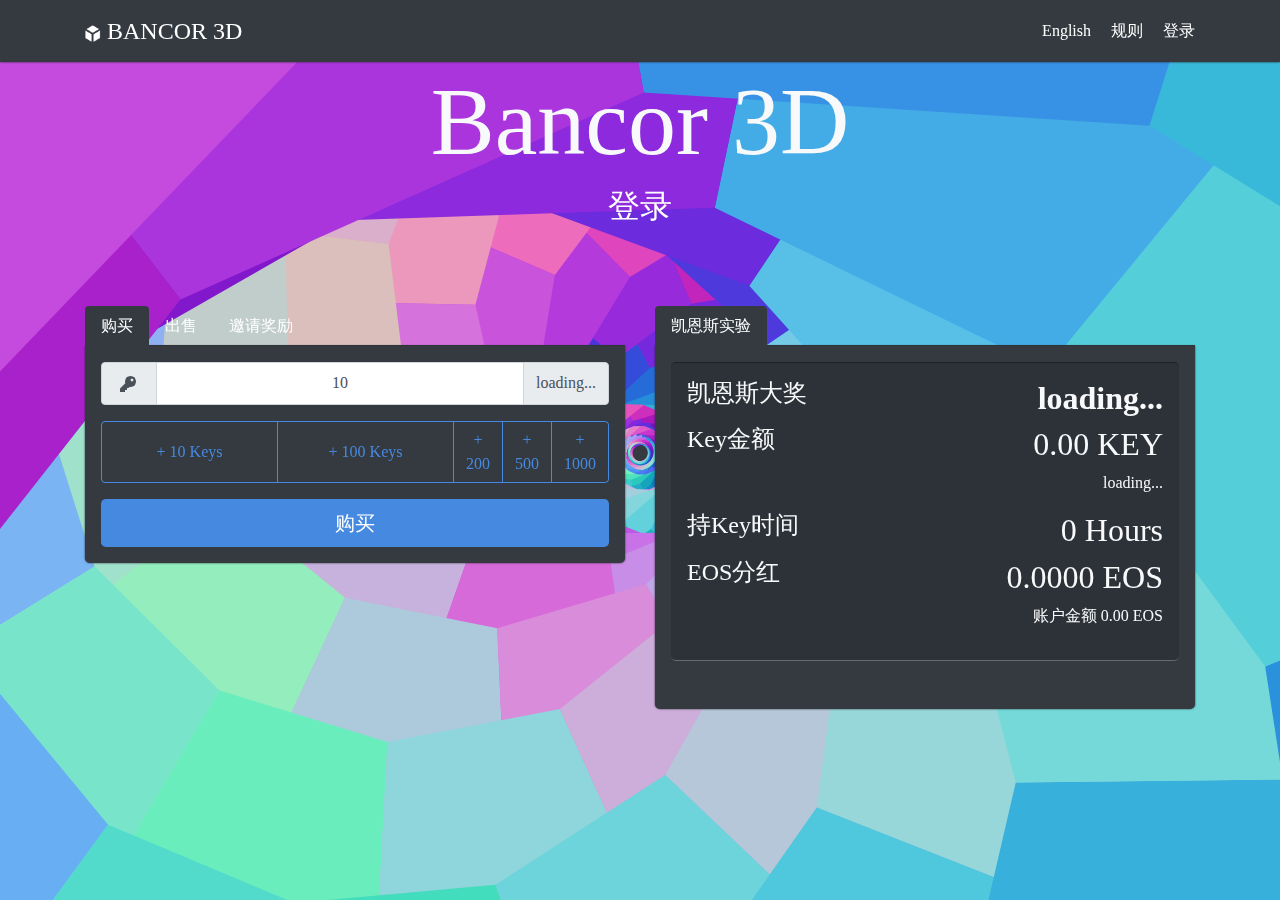
<file: contracts/bancor3d/index.html>
<html lang="en" class="fontawesome-i2svg-active fontawesome-i2svg-complete">

<head>
    <link rel="shortcut icon" type="image/png" href="./bancor3color.png?x-oss-process=image/resize,h_10">
    <meta charset="utf-8">
    <meta name="viewport" content="width=device-width,initial-scale=1,shrink-to-fit=no">
    <meta name="theme-color" content="#343a40">
    <meta name="description" content="Finally, we project the bancor into reality. Here we compress the time and quickly test the game under the Bancor pricing model.">
    <meta name="keywords" content="EOS, scam, F3D, Fomo, Fomo3D, B3D, Bancor, Bancor3D, IBO, P3D, PoWH3D, Cryptocurrency, Gambling, Jackpot, Referral, Passive Income, UBI">
    <link rel="stylesheet" href="./bootstrap.min.css">
    <link rel="stylesheet" href="./bancor3d.css">
    <link rel="stylesheet" href="./base.css">
    <script async src="https://www.googletagmanager.com/gtag/js?id=xxxxxxxxxx"></script>
    <script>window.dataLayer = window.dataLayer || [];
        function gtag() { dataLayer.push(arguments); }
        gtag('js', new Date());

        gtag('config', 'xxxxxxxxxx');</script>
    <title>BANCOR 3D - AN ACCELERATED ECONOMIC GAME</title>
</head>

<body>
    <div id="main-wrapper">
        <header class="topbar fixed-top">
            <module-navbar data-is="state-navbar">
                <nav class="navbar navbar-expand-lg navbar-dark bg-dark jumboshade">
                    <div class="container"><a class="navbar-brand" style="font-size:1.5rem" href=""><img style="width: 1rem"
                                src="./bancor3d-white.png">&nbsp;BANCOR
                            3D</a>
                        <div class="dropdown">
                            <a href="#" id="language">English</a> &nbsp;&nbsp;&nbsp; 
                            <a href="./Bancor3DRules_v1.0_zh.pdf"
                                id="text-rules" target="_blank">规则</a> &nbsp;&nbsp;&nbsp; <a href="#" id="log-btn">登录</a>
                        </div>
                        <div id="divselect">Select Account</div>
                    </div>
                </nav>
            </module-navbar>
        </header>
    </div>
    <div id="tunnel"></div><!-- advise!!! -->
    <module-template data-is="state-play">
        <div class="jumbotron rounded-0 text-center text-light teaser-cover">
            <div class="container" id="startedContainer">
                <h1 class="display-1 scammed">Bancor 3D</h1>
                <h2 class="display-3"><span class="eosglitch titleglow-slow pot"></span> <span class="headtimer" id="headtimer"></span></h2>
            </div>
            <div class="container" id="toStartContainer" style="display: none">
                <h1 class="display-1 scammed">Bancor 3D</h1>
                <h2 class="display-3"><span class="headtimer" id="headtimer3"></span></h2>
            </div>
            <div class="container container-main" style="display: none">
                <h2><a href="#" id="log-btn-main">登录</a></h2><br>
            </div>
        </div>
        <div class="container" style="margin-top:-3rem;">
            <div class="row">
                <div class="col-sm">
                    <ul class="nav nav-tabs tabs-border-adjust" id="buyTabs" role="tablist">
                        <li class="nav-item tab-item"><a class="nav-link tab-link active" id="purchaseTab" data-toggle="tab"
                                href="#purchaseArea" role="tab" aria-controls="purchaseArea" aria-selected="true">购买</a></li>
                        <li class="nav-item tab-item"><a class="nav-link tab-link" id="sellTab" data-toggle="tab" href="#sellArea"
                                role="tab" aria-controls="sellArea" aria-selected="false">出售</a></li>
                        <li class="nav-item tab-item"><a class="nav-link tab-link" id="inviteTab" data-toggle="tab"
                                href="#inviteArea" role="tab" aria-controls="inviteArea" aria-selected="false">邀请奖励</a></li>
                    </ul>
                    <div class="tab-content" id="buyArea">
                        <div class="tab-pane fade show active" id="purchaseArea">
                            <div class="jumbotron jumbotron-adjust text-light bg-dark jumboshade tab-rounded">
                                <div class="row">
                                    <div class="col">
                                        <div id="purchase" class="tab-pane fade show active" role="tabpanel">
                                            <div class="row" id="purchase">
                                                <div class="col">
                                                    <div class="input-group mb-3">
                                                        <div class="input-group-prepend"><span class="input-group-text"><img
                                                                    src="./key.png"></span></div><input
                                                            type="text" class="form-control text-center" value="10" id="keysToBuy"
                                                            oninput="fetchPrice('BUY');">
                                                        <div class="input-group-append"><span class="input-group-text"
                                                                id="current-money-buy">loading...</span></div>
                                                    </div>
                                                </div>
                                            </div>
                                            <div class="row marginb">
                                                <div class="col">
                                                    <div class="btn-group d-flex" role="group"><button class="btn btn-outline-yel w-100 increment"
                                                            id="btnAdd10">+ 10 Keys</button> <button class="btn btn-outline-yel w-100 increment"
                                                            id="btnAdd100">+ 100 Keys</button> <button class="btn btn-outline-yel w-40 increment"
                                                            id="btnAdd200">+ 200</button> <button class="btn btn-outline-yel w-30 increment"
                                                            id="btnAdd500">+ 500</button> <button class="btn btn-outline-yel w-30 increment"
                                                            id="btnAdd1000">+ 1000</button></div>
                                                </div>
                                            </div>
                                            <div class="row" style="position: relative;">
                                                <div class="col"><button type="button" id="tixBuy" class="btn btn-block btn-blu btn-lg ticketProcess">购买</button></div>
                                            </div>
                                        </div>
                                    </div>
                                </div>
                            </div>
                        </div>
                        <div class="tab-pane fade" id="sellArea">
                            <div class="jumbotron jumbotron-adjust text-light bg-dark jumboshade tab-rounded">
                                <div class="row">
                                    <div class="col">
                                        <p class="lead nomarginb" id="text-sell">出售</p>
                                    </div>
                                </div>
                                <div class="jumbotron jumbotron-adjust teamscore">
                                    <div class="row">
                                        <div class="col">
                                            <div id="sell" class="tab-pane fade show active" role="tabpanel">
                                                <div class="row" id="sell">
                                                    <div class="col">
                                                        <div class="input-group mb-3">
                                                            <div class="input-group-prepend"><span class="input-group-text"><img
                                                                        src="./key.png"></span></div><input
                                                                type="text" class="form-control text-center" value="100"
                                                                id="keysToSell" oninput="fetchPrice('SELL');">
                                                            <div class="input-group-append"><span class="input-group-text"
                                                                    id="current-money-sell">loading...</span></div>
                                                        </div>
                                                    </div>
                                                </div>
                                                <div class="row" style="position: relative;">
                                                    <div class="col"><button type="button" id="tixSell" class="btn btn-block ticketProcess">出售
                                                            KEY</button></div>
                                                </div>
                                            </div>
                                        </div>
                                    </div>
                                    <hr>
                                    <hr>
                                    <div class="row">
                                        <div class="col">
                                            <p class="lead" id="text-withdraw">提出</p>
                                        </div>
                                        <div class="col">
                                            <p class="h3 text-right glow-slow gains">0.0000 EOS</p>
                                        </div>
                                    </div>
                                    <div class="row">
                                        <div class="col">
                                            <p class="text-right nomarginb"><button href="" class="btn btn-outline-purp btn-block"
                                                    id="withdrawEarnings">提出</button></p>
                                        </div>
                                    </div>
                                </div>
                            </div>
                        </div>
                        <div class="tab-pane fade" id="inviteArea">
                            <div class="jumbotron jumbotron-adjust text-light bg-dark jumboshade tab-rounded">
                                <div class="row">
                                    <div class="col">
                                        <p class="lead nomarginb" id="text-refer">邀请好友，获得10%奖励:</p>
                                    </div>
                                </div><br>
                                <div class="row">
                                    <div class="col" id="refUrl">https://bancor3d.com?ref=dinnerwinner</div>
                                </div>
                            </div>
                        </div>
                    </div>
                </div>
                <div class="col-sm">
                    <ul class="nav nav-tabs tabs-border-adjust" id="statTabs" role="tablist">
                        <li class="nav-item tab-item"><a class="nav-link tab-link active" id="potTab" data-toggle="tab"
                                href="#potArea" role="tab" aria-controls="potArea" aria-selected="true">凯恩斯实验</a></li>
                    </ul>
                    <div class="tab-content" id="statArea">
                        <div class="tab-pane fade show active" id="potArea" role="tabpanel" aria-labelledby="potArea">
                            <div class="jumbotron jumbotron-adjust text-light bg-dark jumboshade tab-rounded">
                                <div class="jumbotron jumbotron-adjust teamscore">
                                    <div class="row nomarginb">
                                        <div class="col-auto">
                                            <p class="h4 h4-text" id="text-reward">凯恩斯大奖</p>
                                        </div>
                                        <div class="col">
                                            <p class="h2 text-h2 text-right glow-slow ethglitch pot">loading...</p>
                                        </div>
                                    </div>
                                    <div class="row nomarginb">
                                        <div class="col">
                                            <p class="h4 h4-text" id="text-keys">Key金额</p>
                                        </div>
                                        <div class="col">
                                            <p class="h2 text-h2 text-right" id="your-keys">0.00 KEY</p>
                                        </div>
                                    </div>
                                    <div class="row marginb">
                                        <div class="col text-right" id="total-keys">loading...</div>
                                    </div>
                                    <div class="row nomarginb">
                                        <div class="col">
                                            <p class="h4 h4-text" id="text-hodl">持Key时间</p>
                                        </div>
                                        <div class="col">
                                            <p class="h2 text-h2 text-right" id="hodl-time">0 Hours</p>
                                        </div>
                                    </div>
                                    <div class="row nomarginb">
                                        <div class="col">
                                            <p class="h4 h4-text" id="text-eos-reward">EOS分红</p>
                                        </div>
                                        <div class="col">
                                            <p class="h2 text-h2 text-right gains" id="rewards">0.0000 EOS</p>
                                        </div>
                                    </div>
                                    <div class="row marginb">
                                        <div class="col text-right" id="eos-balance">账户金额 0.00 EOS</div>
                                    </div>
                                </div>
                            </div>
                        </div>
                    </div>
                </div>
            </div>
        </div>
    </module-template>
    <div class="modal" id="exampleModal" role="dialog" aria-labelledby="exampleModalLabel">
        <div class="modal-dialog" role="document">
            <div class="modal-content">
                <div class="modal-header">
                    <h5 class="modal-title" id="exampleModalLabel">祝贺你</h5><button type="button" class="close"
                        data-dismiss="modal" aria-label="Close"><span aria-hidden="true">&times;</span></button>
                </div>
                <div class="modal-body">
                    <div class="modal-img">
                        <div id="modal-text"></div>
                        <div id="modal-advice"></div>
                        <div id="modal-keynes"></div>
                        <div id="modal-date"></div><br>
                    </div>
                </div>
                <div class="modal-footer">
                    <div id="text-bancor3d" style="padding-right: 2rem;">Bancor3D.com 一场加速版经济学实验</div><button type="button"
                        class="btn btn-secondary" data-dismiss="modal" id="text-close">关闭</button>
                </div>
            </div>
        </div>
    </div>
    <noscript id="deferred-styles">
        <link rel="stylesheet" href="./alertify.css">
        <link rel="stylesheet" href="./dialog.css">
    </noscript>

    <script>var loadDeferredStyles = function () {
            var addStylesNode = document.getElementById("deferred-styles");
            var replacement = document.createElement("div");
            replacement.innerHTML = addStylesNode.textContent;
            document.body.appendChild(replacement)
            addStylesNode.parentElement.removeChild(addStylesNode);
        };
        var raf = window.requestAnimationFrame || window.mozRequestAnimationFrame ||
            window.webkitRequestAnimationFrame || window.msRequestAnimationFrame;
        if (raf) raf(function () { window.setTimeout(loadDeferredStyles, 0); });
        else window.addEventListener('load', loadDeferredStyles);
    </script>
    <script src="./js/jquery.min.js"></script>
    <script src="./js/alertify.js"></script>
    <script src="./js/bootstrap.min.js"></script>
    <script src="./js/eos.min.js"></script>
    <script src="./js/tp.js"></script>
    <script src="./js/mDialogMin.js"></script>
    <script src="./js/three.min.js"></script>
    <script src="./js/tunnel.min.js"></script>
    <script src="./js/bancor3d.js"></script>
</body>

</html>
</file>
<file: contracts/bancor3d/bancor3d.css>
/* general declarations, unsorted */
body {
    font-family: Poppins;
    background-color: #353a40;
}
a{text-decoration: none!important;}
h1{cursor: default;}
h2{cursor: default;}

.brand-logo {
    height: 3rem;
}
.modal-logo {
    height: 2rem;
}
/*.container {
    margin-top: 1rem;
}*/
.allcaps {
    text-transform: uppercase;
}
#tunnel {
  width: 100vw;
  height: 100vh;
  display: block;
  position: fixed;
  top: 0;
  left: 0;
  z-index: -9999;
}
.blurryboy {
    position: fixed;
    display: block;
    z-index: -1;
    left:-0.75%;
    top:-0.5%;
    width: 102%;
    height: 102%;
    background-image: url('../img/purple_bg.jpg');
    background-size: cover;
    background-repeat: no-repeat;
    background-position: center;
    -webkit-filter: blur(5px);
    -moz-filter: blur(5px);
    -o-filter: blur(5px);
    -ms-filter: blur(5px);
    filter: blur(5px);
}
.blurryboyblue {
    position: fixed;
    display: block;
    z-index: -1;
    left:-0.75%;
    top:-0.5%;
    width: 102%;
    height: 102%;
    background-image: url('../img/blue_bg.jpg');
    background-size: cover;
    background-repeat: no-repeat;
    background-position: center;
    -webkit-filter: blur(5px);
    -moz-filter: blur(5px);
    -o-filter: blur(5px);
    -ms-filter: blur(5px);
    filter: blur(5px);
}
.blurryboybluedark {
    position: fixed;
    display: block;
    z-index: -1;
    left:-0.75%;
    top:-0.5%;
    width: 102%;
    height: 102%;
    background-image: url('../img/blue_bg_dark.jpg');
    background-size: cover;
    background-repeat: no-repeat;
    background-position: center;
    -webkit-filter: blur(5px);
    -moz-filter: blur(5px);
    -o-filter: blur(5px);
    -ms-filter: blur(5px);
    filter: blur(5px);
}
.blurryboydark {
    position: fixed;
    display: block;
    z-index: -1;
    left:-0.75%;
    top:-0.5%;
    width: 102%;
    height: 102%;
    background-image: url('../img/purple_bg_dark.jpg');
    background-size: cover;
    background-repeat: no-repeat;
    background-position: center;
    -webkit-filter: blur(5px);
    -moz-filter: blur(5px);
    -o-filter: blur(5px);
    -ms-filter: blur(5px);
    filter: blur(5px);
}
.p3dblurryboy {
    position: fixed;
    display: block;
    z-index: -1;
    left:-0.75%;
    top:-0.5%;
    width: 102%;
    height: 102%;
    background-image: url('../img/not_purple_bg.jpg');
    background-size: cover;
    background-repeat: no-repeat;
    background-position: center;
    -webkit-filter: blur(5px);
    -moz-filter: blur(5px);
    -o-filter: blur(5px);
    -ms-filter: blur(5px);
    filter: blur(5px);
}
.outoforder {
    position: absolute;
    left: 0;
    top: 0;
    width: 100%;
    height: 100%;
    z-index: 9;
}
.ooo-purp {
    background-color: rgba(48, 36, 48, 0.8);
}
.ooo-grey {
    background-color: rgba(52, 58, 64, 0.8);
}
.btn-purp {
    color:white;
    background-color: #f000f0;
}
.btn-blu {
    color:white;
    background-color: #4589e0;
}
.btn-blu:hover, .btn-blu.active{
    background-color: #5491ff;
    box-shadow: 0 0 2px #2472ff, 0 0 25px #3e82ff, 0 0 5px #5491ff;
    text-shadow: 0 0 2px #2472ff;
    color:white;
}
.btn-purp:hover, .btn-purp.active{
    background-color: #4589e0;
    box-shadow: 0 0 2px #2b002b, 0 0 25px #c0c, 0 0 5px #f0f;
    text-shadow: 0 0 2px #2b002b;
    color:white;
}
.btn-gren {
    color:white;
    background-color: #019001;
}
.btn-gren:hover, .btn-gren.active{
    background-color: #00ff00;
    box-shadow: 0 0 2px #032b00, 0 0 25px #00cc18, 0 0 5px #f0f;
    text-shadow: 0 0 2px #032b00;
    color:white;
}
.btn-outline-purp {
    color:white;
    background-color: transparent;
    border: 1px solid #5b30e1;
}
.btn-outline-purp:hover, .btn-outline-purp.active {
    color:white;
    background-color: #5b30e1;
}
.btn-outline-blu {
    color:white;
    background-color: transparent;
    border: 1px solid #003aa4;
}
.btn-outline-blu:hover, .btn-outline-blu.active {
    color:white;
    background-color: #003aa4;
}
.btn-outline-gren {
    color:white;
    background-color: transparent;
    border: 1px solid #00a42a;
}
.btn-outline-gren:hover, .btn-outline-gren.active {
    color:white;
    background-color: #00ff00;
    box-shadow: 0 0 2px #032b00, 0 0 25px #00cc00, 0 0 5px #f0f;
    text-shadow: 0 0 2px #032b00;
}
.btn-outline-yel {
    color:#4589e0;
    background-color: transparent;
    border: 1px solid #4589e0;
}
.btn-outline-yel:hover {
    color:white;
    background-color: #4589e0;
}
.btn-viol {
    color:white;
    background-color: #0B6623 ;
    text-shadow: 0 0 2px #1e511e;
}
.btn-viol:hover, .btn-viol.active{
    background-color: #0ef70e;
    box-shadow: 0 0 2px #1e511e, 0 0 25px #2cb32c, 0 0 5px #00ff00;
    text-shadow: 0 0 2px #1e511e;
    color:white;
}
.fa-question-circle {
    color:#4589e0;
}
.qbtn {
    background-color: transparent;
    border: none;
}
.qbtn:hover {
    cursor: pointer;
}
.qbtn:hover .fa-question-circle {
    color: white;
    filter: drop-shadow(0 0 2px #8a682b) drop-shadow(0 0 10px #cf9c41) drop-shadow(0 0 5px #4589e0)!important;
    -webkit-filter: drop-shadow(0 0 2px #8a682b) drop-shadow(0 0 10px #cf9c41) drop-shadow(0 0 5px #4589e0)!important;
}
a:hover{
    color:white;
}

/* a.btn-purp:hover, button.btn-purp:hover {
	color: white;
	filter: drop-shadow(0 0 2px #2b002b) drop-shadow(0 0 10px #c0c) drop-shadow(0 0 5px #f0f);
	-webkit-filter: drop-shadow(0 0 2px #2b002b) drop-shadow(0 0 10px #c0c) drop-shadow(0 0 5px #f0f);
} */
.progress {
    background-color: #2d3238;
    border-top:1px solid #1d2024;
    border-bottom:1px solid #676b70;
    height:5px;
}
.progress-bar {
    background-color: #f000f0;
}
.progress-bar-glow {
    content: url('../img/progress_after.png');
    position: absolute;
    height:3px;
}
.truncate {
    white-space: nowrap;
    overflow: hidden;
    text-overflow: ellipsis;
}
.table td, .table th {
    border: none;
}
.borderchange {
    border-bottom: 1px solid rgba(0,0,0,.1)!important;
}
thead tr:hover {
    text-shadow: none!important;
}
tbody th {
    font-weight: normal;
}
tbody tr:first-child th:before {
    content: url('../img/icon_filled.png');
    position:absolute;
    left:2px;
    filter: drop-shadow(0 0 2px #2b002b) drop-shadow(0 0 25px #c0c) drop-shadow(0 0 5px #f0f);
    -webkit-filter: drop-shadow(0 0 2px #2b002b) drop-shadow(0 0 25px #c0c) drop-shadow(0 0 5px #f0f);
}
tr:hover {
    background-color: transparent;
    text-shadow: 0 0 2px #2b002b, 0 0 25px #c0c, 0 0 5px #f0f;
}
.playername{
    overflow: hidden;
    max-width:6.5rem;
}
.textshade {
    text-shadow: 0 0 2px #22252a, 0 0 10px #0d0e10;
}
.jumboshade {
    box-shadow: 0 0 2px #22252a;
}
.jumbotron-adjust {
    padding: 1rem!important;
}
.jumbotron-fix {
    max-height:100%;
    max-width: 100%;

}
.jumbotron2 {
    padding:1rem 1rem;
    margin-bottom:1rem;
    background-color:rgba(255, 255, 255, 0.85);
    border-radius:.3rem;
}
.jumbotron-dark {
    padding:1rem 1rem;
    margin-bottom:1rem;
    background-color:rgba(0, 0, 0, 0.19);
    border-radius:.3rem;
}
.nobg {
    background-color: transparent;
}
.tright {
    text-align: right;
}
.nav-link {
    border: 1px solid transparent;
}
.nav-link:hover {
    text-shadow: 0 0 2px #2b002b, 0 0 25px #f8f9fa, 0 0 5px #f8f9fa;
    color:white;
}
.nav-link-gren-on{
    text-shadow: 0 0 2px #002b00, 0 0 25px #0c0, 0 0 5px #0f0;
    background-color: transparent;
}
.nav-link-purp-on{
    text-shadow: 0 0 2px #2b002b, 0 0 25px #c0c, 0 0 5px #f0f;
    background-color: transparent;
}
.nav-link-blu-on{
    text-shadow: 0 0 2px #001f58, 0 0 25px #0055f1, 0 0 5px #003aa4;
    background-color: transparent;
}
.nav-link-blu-on:hover {
    text-shadow: 0 0 2px #001f58, 0 0 25px #0055f1, 0 0 5px #003aa4;
    background-color: transparent;
    border: 1px solid #0055f1;
}
.nav-link-gren:hover {
    text-shadow: 0 0 2px #002b00, 0 0 25px #0c0, 0 0 5px #0f0;
    background-color: transparent;
    border: 1px solid #0c0;
}
.nav-link-purp:hover {
    text-shadow: 0 0 2px #2b002b, 0 0 25px #c0c, 0 0 5px #f0f;
    background-color: transparent;
    border: 1px solid #c0c;
}
.nav-link-gren-shadow:hover {
    text-shadow: 0 0 2px #002b00, 0 0 25px #0c0, 0 0 5px #0f0 !important;
    background-color: transparent;
}
.nav-item a {
    color: white!important;
}
.nav-item > .active {
    background-color: #4589e0!important;
    box-shadow: 0 0 2px #4589e0, 0 0 25px #c0c, 0 0 5px #4589e0;
}
.teaser-cover {
    background-color: transparent;
}
.spacer {
    margin-top:6rem;
}
.spacerhide {
    margin-top:0rem !important;
}
.marginb{
    margin-bottom:1rem;
}
.margint{
    margin-top:1rem;
}
.nomarginb{
    margin-bottom: 0;
}
.nopadding-l{
    padding-left:0;
}
.nopadding-r{
    padding-right:0;
}
.nomargin-l{
    margin-left:0;
}
.nomargin-r{
    margin-right:0;
}
.nopadding-b{
    padding-bottom: 0;
}
.carousel-bg {
    background-size: cover;
    background-repeat: no-repeat;
    background-position: center;
}
.whales {
    background-image: url('../img/bg_whales.png');
}
.whalescore {
    background-image: url('../img/twhale.png');
    background-position: 50% 50%;
    background-size: 50px auto;
    background-repeat: no-repeat;
}
.bears {
    background-image: url('../img/bg_bears.png');
}
.bearscore {
    background-image: url('../img/tbear.png');
    background-position: 50% 50%;
    background-size: 50px auto;
    background-repeat: no-repeat;
}
.bulls {
    background-image: url('../img/bg_bulls.png');
}
.bullscore {
    background-image: url('../img/tbull.png');
    background-position: 50% 50%;
    background-size: 50px auto;
    background-repeat: no-repeat;
}
.sneks {
    background-image: url('../img/bg_Sneks.png');
}
.snekscore {
    background-image: url('../img/tsnek.png');
    background-position: 50% 50%;
    background-size: 50px auto;
    background-repeat: no-repeat;
}
.teamscore {
    background-color: #2d3238;
    border-top:1px solid #1d2024;
    border-bottom:1px solid #676b70;
}
.glow {
    text-shadow: 0 0 2px #2b002b, 0 0 10px #c0c, 0 0 5px #f0f;
}
.glow-gren {
    text-shadow: 0 0 2px #0b2b00, 0 0 10px #00cc00, 0 0 5px #0f0;
}
.glow-slow {
    /*text-shadow: 0 0 2px #0b002b, 0 0 10px #dee2e6, 0 0 5px #008aff;*/
}
.titleglow {
    text-shadow: 0 0 5px #2b002b, 0 0 20px #c0c, 0 0 10px #f0f;
    color:white;
}
.titleglow-green{
    text-shadow: 0 0 5px #2b002b, 0 0 20px #0c0, 0 0 10px #0f0;
    color:white;
}
.titleglow-slow {
/*    text-shadow: 0 0 5px #0b002b, 0 0 20px #dee2e6, 0 0 10px #008aff;
    color:white;*/
}
.boxglow {
    box-shadow: 0 0 2px #2b002b, 0 0 10px #c0c, 0 0 5px #f0f;
}

.dropglow-yel {
    color: white;
    filter: drop-shadow(0 0 2px #8a682b) drop-shadow(0 0 10px #cf9c41) drop-shadow(0 0 5px #4589e0)!important;
    -webkit-filter: drop-shadow(0 0 2px #8a682b) drop-shadow(0 0 10px #cf9c41) drop-shadow(0 0 5px #4589e0)!important;
}
.glow-yel {
    text-shadow: 0 0 2px #8a682b, 0 0 10px #cf9c41, 0 0 5px #4589e0;
}

.carousel-indicators > li.active {
    box-shadow: 0 0 2px #2b002b, 0 0 10px #c0c, 0 0 5px #f0f;
}
.carousel-control-next:hover, .carousel-control-prev:hover {
    filter: drop-shadow(0 0 2px #2b002b) drop-shadow(0 0 25px #c0c) drop-shadow(0 0 5px #f0f);
    -webkit-filter: drop-shadow(0 0 2px #2b002b) drop-shadow(0 0 25px #c0c) drop-shadow(0 0 5px #f0f);
}
.tab-container {
    padding:1rem;
}
.tab-adjust {
    border:0!important;
}
.tab-rounded {
    border-radius:0px 0px 5px 5px!important;
}
.tabs-border-adjust{
    border-bottom:1px solid #343a40;
}
.tab-link{
    border: none!important;
}
.tab-link.active{
    box-shadow: none;
    background-color: #343a40!important;
    border: none;
}
.tab-link:hover{
    border:none;
    background-color:#2d3238;
}
.absolute-overlay {
    margin-top:-4rem;
}
.start-teaser {
    background-image: url('../img/landscape_bg.jpg');
    background-repeat: no-repeat;
    background-size: cover;
    background-position: center;
}
.intro-text {
    padding-left:10rem;
    padding-right:10rem;
}
#quotes{
    margin-top:3.9rem;
    z-index:-1;
}
.alert-purp{
    background-color: #ff32ff;
    border-color: #f0f;
}
.cta-ticket{
    display:none;
}
.pulse{
    animation:pulse 0.75s infinite;
}
.pulse-blu{
    animation:pulseblu 0.75s infinite;
}
.pulse-gren{
    animation:pulsegren 0.75s infinite;
}
.teampulse{
    animation:slowpulse 0.75s infinite;
}
.pulsetutorial{
    animation:pulsedrop 0.75s infinite;
    position:absolute;
    top:0.2rem;
}
.form-check-label{

}
.form-radio{
    opacity: 0;
    position: absolute;
}
.checkmark{
    position: absolute;
    top: -20px;
    left: 0;
    transform: scale(0.2);
}
.checkmark::before {
    position: absolute;
    top: 0;
    left: 0;
}
label > img{
    cursor: pointer;
}
.bear.checkmark {
    transform: scale(0.17);
    top: -17px;
}
.bull.checkmark {
    top: -17px;
}
.snek.checkmark {
    top: -17px;
}
/*.whale::before{
  content:url('../img/whales.png');
}
.bear::before{
  content:url('../img/bears.png');
}
.bull::before{
  content:url('../img/bulls.png');
}
.snek::before{
  content:url('../img/sneks.png');
}*/
.team input:checked ~ img {
    filter: drop-shadow(0 0 2px #2b002b) drop-shadow(0 0 15px #c0c) drop-shadow(0 0 5px #f0f);
    -webkit-filter: drop-shadow(0 0 2px #2b002b) drop-shadow(0 0 15px #c0c) drop-shadow(0 0 5px #f0f);
}
.team img:hover {
    animation:slowpulse 1s infinite;
    filter: drop-shadow(0 0 2px #2b002b) drop-shadow(0 0 25px #c0c) drop-shadow(0 0 5px #f0f);
}
.checkmark:after{
    content: "";
    position: absolute;
    display: none;
}
.ethglow{
    filter: drop-shadow(0 0 2px #0b002b) drop-shadow(0 0 25px #c0c) drop-shadow(0 0 5px #f0f);
    -webkit-filter: drop-shadow(0 0 2px #0b002b) drop-shadow(0 0 25px #c0c) drop-shadow(0 0 5px #f0f);
}
.ethglow-slow{
    filter: drop-shadow(0 0 2px #2b002b) drop-shadow(0 0 25px #dee2e6) drop-shadow(0 0 5px #008aff);
    -webkit-filter: drop-shadow(0 0 2px #2b002b) drop-shadow(0 0 25px #dee2e6) drop-shadow(0 0 5px #008aff);
}
.ethglow-green{
    filter: drop-shadow(0 0 2px #2b002b) drop-shadow(0 0 25px #0c0) drop-shadow(0 0 5px #0f0);
    -webkit-filter: drop-shadow(0 0 2px #2b002b) drop-shadow(0 0 25px #0c0) drop-shadow(0 0 5px #0f0);
}
.ethglow-calm-down-sumpunk{
    filter: drop-shadow(0 0 2px #2b002b) drop-shadow(0 0 1px #c0c) drop-shadow(0 0 2px #f0f);
    -webkit-filter: drop-shadow(0 0 2px #2b002b) drop-shadow(0 0 1px #c0c) drop-shadow(0 0 2px #f0f);
}
.ethglow-its-okay-justo{
    filter: drop-shadow(0 0 2px #2b002b) drop-shadow(0 0 10px #c0c) drop-shadow(0 0 2px #f0f);
    -webkit-filter: drop-shadow(0 0 2px #2b002b) drop-shadow(0 0 10px #c0c) drop-shadow(0 0 2px #f0f);
}
.miniloader {
    border-top: 2px solid #f0f;
    border-radius: 50%;
    width: 50px;
    height: 50px;
    animation: spin 0.6s linear infinite;
    position: absolute;
    top:-0.8rem;
}
.loader {
    border-top: 2px solid #f0f;
    border-radius: 50%;
    width: 50px;
    height: 50px;
    animation: spin 0.6s linear infinite;
    position: absolute;
    top: 25%;
    left: calc(100vw / 2 - 31px);
    transform: translate(-50%, -50%);
}
.airdropicon {
    color:white;
    font-size: 7rem;
}
.blur {
    background-color: rgba(205,205,205,0.4);
    width: 100vw;
    height: 100vw;
    position: fixed;
    overflow: hidden;
    z-index: 99999999;
}

.hidden {
    display: none;
}
.glitch {
    position: relative;
}
.glitch:after {
    content: attr(data-text);
    position: absolute;
    top: 3px;
    overflow: hidden;
    clip: rect(0, 900px, 0, 0);
    animation: noise-anim infinite linear alternate-reverse;
    background-color: #240624!important;
}
.glitch:before {
    content: attr(data-text);
    position: absolute;
    top: 2px;
    overflow: hidden;
    clip: rect(0, 900px, 0, 0);
    animation: noise-anim-2 infinite linear alternate-reverse;
    background-color: #240624!important;
}
.glitch-regular:after{
    left:-1;
}
.glitch-regular:before{
    left:0;
}
.glitch-center:after, .glitch-center:before{
    left:0;
}
.afflink {
    overflow: hidden;
    text-overflow: ellipsis;
}
a{
    color:white;
}

/* circular progress bar for airdrop modal */
.cprogress {
    width: 7rem;
    height: 7rem;
    line-height: 30px;
    background: none;
    margin: 0 auto;
    box-shadow: none;
    position: relative;
}
.cprogress:after {
    content: "";
    width: 100%;
    height: 100%;
    border-radius: 50%;
    border: 2px solid #2d3238;
    position: absolute;
    top: 0;
    left: 0;
}
.cprogress > span {
    width: 50%;
    height: 100%;
    overflow: hidden;
    position: absolute;
    top: 0;
    z-index: 1;
}
.cprogress .cprogress-left {
    left: 0;
}
.cprogress .cprogress-bar {
    width: 100%;
    height: 100%;
    background: none;
    border-width: 2px;
    border-style: solid;
    position: absolute;
    top: 0;
    border-color: #f0f;
}
.cprogress .cprogress-left .cprogress-bar {
    left: 100%;
    border-top-right-radius: 75px;
    border-bottom-right-radius: 75px;
    border-left: 0;
    -webkit-transform-origin: center left;
    transform-origin: center left;
}
.cprogress .cprogress-right {
    right: 0;
}
.cprogress .cprogress-right .cprogress-bar {
    left: -100%;
    border-top-left-radius: 75px;
    border-bottom-left-radius: 75px;
    border-right: 0;
    -webkit-transform-origin: center right;
    transform-origin: center right;
}
.cprogress .cprogress-value {
    display: flex;
    border-radius: 50%;
    font-size: 7rem;
    text-align: center;
    line-height: 1rem;
    align-items: center;
    justify-content: center;
    font-weight: 300;
}
.cprogress .cprogress-value div {

}
.cprogress .cprogress-value span {
    font-size: 12px;
    text-transform: uppercase;
}
.cprogress-value{
    z-index:2;
}
.cprogress {
    z-index:1;
}

/* This for loop creates the  necessary css animation names
Due to the split circle of cprogress-left and cprogress right, we must use the animations on each side.
*/
.cprogress[data-percentage="10"] .cprogress-right .cprogress-bar {
    animation: loading-1 1.5s linear forwards;
}
.cprogress[data-percentage="10"] .cprogress-left .cprogress-bar {
    animation: 0;
}

.cprogress[data-percentage="20"] .cprogress-right .cprogress-bar {
    animation: loading-2 1.5s linear forwards;
}
.cprogress[data-percentage="20"] .cprogress-left .cprogress-bar {
    animation: 0;
}

.cprogress[data-percentage="30"] .cprogress-right .cprogress-bar {
    animation: loading-3 1.5s linear forwards;
}
.cprogress[data-percentage="30"] .cprogress-left .cprogress-bar {
    animation: 0;
}

.cprogress[data-percentage="40"] .cprogress-right .cprogress-bar {
    animation: loading-4 1.5s linear forwards;
}
.cprogress[data-percentage="40"] .cprogress-left .cprogress-bar {
    animation: 0;
}

.cprogress[data-percentage="50"] .cprogress-right .cprogress-bar {
    animation: loading-5 1.5s linear forwards;
}
.cprogress[data-percentage="50"] .cprogress-left .cprogress-bar {
    animation: 0;
}

.cprogress[data-percentage="60"] .cprogress-right .cprogress-bar {
    animation: loading-5 1.5s linear forwards;
}
.cprogress[data-percentage="60"] .cprogress-left .cprogress-bar {
    animation: loading-1 1.5s linear forwards 1.5s;
}

.cprogress[data-percentage="70"] .cprogress-right .cprogress-bar {
    animation: loading-5 1.5s linear forwards;
}
.cprogress[data-percentage="70"] .cprogress-left .cprogress-bar {
    animation: loading-2 1.5s linear forwards 1.5s;
}

.cprogress[data-percentage="80"] .cprogress-right .cprogress-bar {
    animation: loading-5 1.5s linear forwards;
}
.cprogress[data-percentage="80"] .cprogress-left .cprogress-bar {
    animation: loading-3 1.5s linear forwards 1.5s;
}

.cprogress[data-percentage="90"] .cprogress-right .cprogress-bar {
    animation: loading-5 1.5s linear forwards;
}
.cprogress[data-percentage="90"] .cprogress-left .cprogress-bar {
    animation: loading-4 1.5s linear forwards 1.5s;
}

.cprogress[data-percentage="100"] .cprogress-right .cprogress-bar {
    animation: loading-5 0.5s linear forwards;
}
.cprogress[data-percentage="100"] .cprogress-left .cprogress-bar {
    animation: loading-5 0.5s linear forwards 0.5s;
}
.cprogress[data-percentage="100"] > .cprogress-value{
    color:#fff;
    filter: drop-shadow(0 0 2px #2b002b) drop-shadow(0 0 10px #c0c) drop-shadow(0 0 5px #f0f);
    -webkit-filter: drop-shadow(0 0 2px #2b002b) drop-shadow(0 0 10px #c0c) drop-shadow(0 0 5px #f0f);
}

@keyframes loading-1 {
    0% {
        -webkit-transform: rotate(0deg);
        transform: rotate(0deg);
    }
    100% {
        -webkit-transform: rotate(36);
        transform: rotate(36deg);
    }
}
@keyframes loading-2 {
    0% {
        -webkit-transform: rotate(0deg);
        transform: rotate(0deg);
    }
    100% {
        -webkit-transform: rotate(72);
        transform: rotate(72deg);
    }
}
@keyframes loading-3 {
    0% {
        -webkit-transform: rotate(0deg);
        transform: rotate(0deg);
    }
    100% {
        -webkit-transform: rotate(108);
        transform: rotate(108deg);
    }
}
@keyframes loading-4 {
    0% {
        -webkit-transform: rotate(0deg);
        transform: rotate(0deg);
    }
    100% {
        -webkit-transform: rotate(144);
        transform: rotate(144deg);
    }
}
@keyframes loading-5 {
    0% {
        -webkit-transform: rotate(0deg);
        transform: rotate(0deg);
    }
    100% {
        -webkit-transform: rotate(180);
        transform: rotate(180deg);
    }
}
.cprogress {
    margin-bottom: 1em;
}


/* different animation durations for reusing on glitch effect */
.anim-speed-1:before {
    animation-duration: 1s;
}
.anim-speed-1:after, .anim-speed-2:before {
    animation-duration: 2s;
}
.anim-speed-2:after, .anim-speed-3:before {
    animation-duration: 3s;
}
.anim-speed-3:after, .anim-speed-4:before {
    animation-duration: 4s;
}
.anime-speed-4:after {
    animation-duration: 5s;
}
/* keyframes for various animations */
/* text-glitch */
@keyframes noise-anim {
    0% {
        clip: rect(6px, 9999px, 44px, 0);
    }
    5% {
        clip: rect(29px, 9999px, 5px, 0);
    }
    10% {
        clip: rect(9px, 9999px, 60px, 0);
    }
    15% {
        clip: rect(61px, 9999px, 99px, 0);
    }
    20% {
        clip: rect(80px, 9999px, 49px, 0);
    }
    25% {
        clip: rect(5px, 9999px, 68px, 0);
    }
    30% {
        clip: rect(28px, 9999px, 54px, 0);
    }
    35% {
        clip: rect(10px, 9999px, 67px, 0);
    }
    40% {
        clip: rect(91px, 9999px, 60px, 0);
    }
    45% {
        clip: rect(9px, 9999px, 67px, 0);
    }
    50% {
        clip: rect(41px, 9999px, 79px, 0);
    }
    55% {
        clip: rect(56px, 9999px, 6px, 0);
    }
    60% {
        clip: rect(52px, 9999px, 58px, 0);
    }
    65% {
        clip: rect(22px, 9999px, 67px, 0);
    }
    70% {
        clip: rect(37px, 9999px, 15px, 0);
    }
    75% {
        clip: rect(65px, 9999px, 51px, 0);
    }
    80% {
        clip: rect(65px, 9999px, 75px, 0);
    }
    85% {
        clip: rect(32px, 9999px, 66px, 0);
    }
    90% {
        clip: rect(32px, 9999px, 17px, 0);
    }
    95% {
        clip: rect(40px, 9999px, 91px, 0);
    }
    100% {
        clip: rect(4px, 9999px, 99px, 0);
    }
}


@keyframes noise-anim-2 {
    0% {
        clip: rect(89px, 9999px, 47px, 0);
    }
    5% {
        clip: rect(89px, 9999px, 76px, 0);
    }
    10% {
        clip: rect(26px, 9999px, 17px, 0);
    }
    15% {
        clip: rect(62px, 9999px, 45px, 0);
    }
    20% {
        clip: rect(63px, 9999px, 32px, 0);
    }
    25% {
        clip: rect(82px, 9999px, 81px, 0);
    }
    30% {
        clip: rect(48px, 9999px, 81px, 0);
    }
    35% {
        clip: rect(65px, 9999px, 67px, 0);
    }
    40% {
        clip: rect(78px, 9999px, 27px, 0);
    }
    45% {
        clip: rect(19px, 9999px, 68px, 0);
    }
    50% {
        clip: rect(93px, 9999px, 51px, 0);
    }
    55% {
        clip: rect(96px, 9999px, 17px, 0);
    }
    60% {
        clip: rect(2px, 9999px, 30px, 0);
    }
    65% {
        clip: rect(90px, 9999px, 90px, 0);
    }
    70% {
        clip: rect(95px, 9999px, 30px, 0);
    }
    75% {
        clip: rect(70px, 9999px, 39px, 0);
    }
    80% {
        clip: rect(13px, 9999px, 57px, 0);
    }
    85% {
        clip: rect(24px, 9999px, 10px, 0);
    }
    90% {
        clip: rect(59px, 9999px, 68px, 0);
    }
    95% {
        clip: rect(58px, 9999px, 28px, 0);
    }
    100% {
        clip: rect(92px, 9999px, 48px, 0);
    }
}

/* spinning loader */
@keyframes spin {
    0% { transform: rotate(0deg); }
    100% { transform: rotate(360deg); }
}
/* pulse effect */
@keyframes pulse {
    0% {
        -moz-box-shadow: 0 0 0 0 rgba(204,0,204, 0.8);
        box-shadow: 0 0 0 0 rgba(204,0,204, 0.8);
    }
    70% {
        -moz-box-shadow: 0 0 0 5px rgba(204,0,204, 0.3);
        box-shadow: 0 0 0 5px rgba(204,0,204, 0.3);
    }
    100% {
        -moz-box-shadow: 0 0 0 10px rgba(204,0,204, 0);
        box-shadow: 0 0 0 10px rgba(204,0,204, 0);
    }
}
/* blue pulse for fomo3d slow mode */
@keyframes pulseblu {
    0% {
        -moz-box-shadow: 0 0 0 0 rgba(0,85,240, 0.8);
        box-shadow: 0 0 0 0 rgba(0,85,240, 0.8);
    }
    70% {
        -moz-box-shadow: 0 0 0 5px rgba(0,85,240, 0.3);
        box-shadow: 0 0 0 5px rgba(0,85,240, 0.3);
    }
    100% {
        -moz-box-shadow: 0 0 0 10px rgba(0,85,240, 0);
        box-shadow: 0 0 0 10px rgba(0,85,240, 0);
    }
}
/* green pulse for p3d awesome ui */
@keyframes pulsegren {
    0% {
        -moz-box-shadow: 0 0 0 0 rgba(0,255,0, 0.8);
        box-shadow: 0 0 0 0 rgba(0,255,0, 0.8);
    }
    70% {
        -moz-box-shadow: 0 0 0 5px rgba(0,255,0, 0.3);
        box-shadow: 0 0 0 5px rgba(0,255,0, 0.3);
    }
    100% {
        -moz-box-shadow: 0 0 0 10px rgba(0,255,0, 0);
        box-shadow: 0 0 0 10px rgba(0,255,0, 0);
    }
}
/* pulse effect for tutorialarrows */
@keyframes pulsedrop {
    0% {
        filter: drop-shadow(0 0 0 rgba(204,0,204, 0.8));
        -webkit-filter: drop-shadow(0 0 0 rgba(204,0,204, 0.8));
        left:-0.1rem;
        color: #f0f;
    }
    50% {
        left:-0.5rem;
    }
    70% {
        filter: drop-shadow(0 0 25px rgba(204,0,204, 0.6));
        -webkit-filter: drop-shadow(0 0 25px rgba(204,0,204, 0.6));
    }
    100% {
        filter: drop-shadow(0 0 40px rgba(204,0,204, 0));
        -webkit-filter: drop-shadow(0 0 40px rgba(204,0,204, 0));
        left:-0.1rem;
    }
}
/* team select */
@keyframes slowpulse {
    0% {
        filter: drop-shadow(0 0 2px rgba(43,0,34, 0.4)) drop-shadow(0 0 10px rgba(204,0,204, 0.4)) drop-shadow(0 0 5px rgba(255,0,255, 0.4));
        -webkit-filter: drop-shadow(0 0 2px rgba(43,0,34, 0.4)) drop-shadow(0 0 10px rgba(204,0,204, 0.4)) drop-shadow(0 0 5px rgba(255,0,255, 0.4));
    }
    60% {
        filter: drop-shadow(0 0 2px rgba(43,0,34, 1)) drop-shadow(0 0 10px rgba(204,0,204, 1)) drop-shadow(0 0 5px rgba(255,0,255, 1));
        -webkit-filter: drop-shadow(0 0 2px rgba(43,0,34, 1)) drop-shadow(0 0 10px rgba(204,0,204, 1)) drop-shadow(0 0 5px rgba(255,0,255, 1));
    }
    100% {
        filter: drop-shadow(0 0 2px rgba(43,0,34, 0.4)) drop-shadow(0 0 10px rgba(204,0,204, 0.4)) drop-shadow(0 0 5px rgba(255,0,255, 0.4));
        -webkit-filter: drop-shadow(0 0 2px rgba(43,0,34, 0.4)) drop-shadow(0 0 10px rgba(204,0,204, 0.4)) drop-shadow(0 0 5px rgba(255,0,255, 0.4));
    }
}

/* moving grid thing */
.grid-container {
    z-index:-1;
    position: absolute;
    top: 0;
    right: 0;
    bottom: 0;
    left: 0;
    margin: auto;
    -webkit-transform-style: preserve-3d;
    transform-style: preserve-3d;
    -webkit-perspective: 800px;
    perspective: 800px;
    overflow: hidden;
}

.grid-top,
.grid-bottom {
    position: absolute;
    top: 0;
    right: 0;
    bottom: 0;
    left: 0;
    margin: auto;
    background-size: 50px 50px;
}

.grid-top {
    background-image: linear-gradient(0deg, rgba(0, 0, 0, 0) 19%, rgba(184, 1, 179, 0.5) 24%, #b900b4 25%, #b900b4 26%, rgba(184, 1, 179, 0.5) 27%, rgba(0, 0, 0, 0) 32%, rgba(0, 0, 0, 0) 69%, rgba(184, 1, 179, 0.5) 74%, #b900b4 75%, #b900b4 76%, rgba(184, 1, 179, 0.5) 77%, rgba(0, 0, 0, 0) 82%, rgba(0, 0, 0, 0)), linear-gradient(90deg, rgba(0, 0, 0, 0) 19%, rgba(184, 1, 179, 0.5) 24%, #b900b4 25%, #b900b4 26%, rgba(184, 1, 179, 0.5) 27%, rgba(0, 0, 0, 0) 32%, rgba(0, 0, 0, 0) 69%, rgba(184, 1, 179, 0.5) 74%, #b900b4 75%, #b900b4 76%, rgba(184, 1, 179, 0.5) 77%, rgba(0, 0, 0, 0) 82%, rgba(0, 0, 0, 0));
    -webkit-transform: rotateX(-70deg) scale(2);
    transform: rotateX(-70deg) scale(2);
    -webkit-transform-origin: top center;
    transform-origin: top center;
    box-shadow: inset 0px -100px 100px 100px #302430;
    animation: rad 1s reverse linear infinite;
}

.grid-bottom {
    background-image: linear-gradient(0deg, rgba(0, 0, 0, 0) 19%, rgba(184, 1, 179, 0.5) 24%, #b900b4 25%, #b900b4 26%, rgba(184, 1, 179, 0.5) 27%, rgba(0, 0, 0, 0) 32%, rgba(0, 0, 0, 0) 69%, rgba(184, 1, 179, 0.5) 74%, #b900b4 75%, #b900b4 76%, rgba(184, 1, 179, 0.5) 77%, rgba(0, 0, 0, 0) 82%, rgba(0, 0, 0, 0)), linear-gradient(90deg, rgba(0, 0, 0, 0) 19%, rgba(184, 1, 179, 0.5) 24%, #b900b4 25%, #b900b4 26%, rgba(184, 1, 179, 0.5) 27%, rgba(0, 0, 0, 0) 32%, rgba(0, 0, 0, 0) 69%, rgba(184, 1, 179, 0.5) 74%, #b900b4 75%, #b900b4 76%, rgba(184, 1, 179, 0.5) 77%, rgba(0, 0, 0, 0) 82%, rgba(0, 0, 0, 0));
    -webkit-transform: rotateX(70deg) scale(2);
    transform: rotateX(70deg) scale(2);
    -webkit-transform-origin: bottom center;
    transform-origin: bottom center;
    box-shadow: inset 0px 100px 100px 100px #302430;
    -webkit-animation: rad 1s linear infinite;
    animation: rad 1s linear infinite;
    height:40rem;
    margin-top:-5rem;
}


.modal-img {
    background-image: url(../img/keynes-desktop.png);
    background-size: auto 226px;
    background-repeat: no-repeat;
    width: auto;
    height: 226px;
}

@keyframes rad {
    100% {
        background-position: 0px 50px;
    }
}

@media only screen and (max-width: 750px) {
    .modal-img {
        background-image: url(../img/keynes-mobile.png);
        background-size: auto 500px;
        background-repeat: no-repeat;
        width: auto;
        height: 500px;
    }
}

/* responsive things for mobile */
@media only screen and (max-width: 750px) {
    .display-1 {
        font-size:3rem;
        opacity: 0;
    }
    .text-h2 {
        font-size: 1.5rem;
    }
    .text-h4 {
        font-size: 1rem;
    }
    .eosglitch {
        font-size: 3rem;
    }
    .mobile-image {
        width: calc(5vh + 5vw)
    }
}
/* hide mobile-only things */
@media only screen and (min-width:999px){
    .only-mobile {
        display: none!important;
    }
    .navbar-expand-lg {
        flex-wrap:wrap!important;
    }
}
/* adjust for smaller viewports */
@media only screen and (max-width: 992px){
    #buyTabs, #statTabs {
        font-size: 0.8rem;
    }
    .only-mobile {
        color: white;
    }
    .no-mobile {
        display: none!important;
    }
    .mobile-image {
        width: calc(10vh + 10vw)
    }
}
/* responsive for phonescreens */
@media only screen and (max-width:375px){
    .no-mobile {
        display: none;
    }    
    .display-1, h4.display-4 {
        font-size: 2rem;
    }
    .display-3 > span {
        font-size: 2.5rem;
    }
    .headtimer {
        font-size:1rem!important;
    }
    .ticktock {
        padding-left:0!important;
        min-width:25px;
    }
    #ceolink, #ceolinkid, #ceolinkvanity {
        display: block;
        overflow: hidden;
        text-overflow: ellipsis;
    }
    #buyTabs, #statTabs {
        font-size: 1rem;
        -webkit-box-orient: vertical!important;
        -webkit-box-direction: normal!important;
        -ms-flex-direction: column!important;
        flex-direction: column!important;
    }
    #buyTabs > .nav-item,
    #statTabs > .nav-item {
        background-color: #2d3238!important;
    }
    #buyTabs >.nav-item a,
    #statTabs > .nav-item a {
        color:#575a5e!important;
    }
    #buyTabs >.nav-item a.active,
    #statTabs > .nav-item a.active {
        color:white!important;
    }
    #buyTabs > .nav-item:first-of-type,
    #statTabs > .nav-item:first-of-type {
        border-top-right-radius: .25rem;
        border-top-left-radius: .25rem;
    }
}

.btn {
    white-space: normal;
}

/* pepe */
.animation {
    position: fixed;
    bottom:-155px;
}

/*Image for Key Buttons*/
.key-img {
    background-image: url('../img/buyonelogo.png');
    background-position: 1% 50%;
    background-size: 30px auto;
    background-repeat: no-repeat;
}


/* fookin justo ruinin' ur css m8 */
.tooltipyellow {
    color:#cf9c41;
}
.popoverglow {
    text-shadow: 0 0 2px #2b002b, 0 0 5px #c0c, 0 0 2px #f0f;
    color:white;
}
.titlepopoutrightmini{
    text-shadow: 1px 1px #9d009d,
    2px 2px #9d009d,
    3px 3px #9d009d;
}
.titlepopoutrightminigreen{
    text-shadow: 1px 1px #307b30,
    2px 2px #307b30,
    3px 3px #307b30;
}
.popoverrightmini{
    text-shadow: 1px 1px #ff9fff,
    2px 2px #ff9fff;
}
.titlepopout-right-mini-grey-glow{
    text-shadow: 1px 1px #565656,
    2px 2px #565656,
    0 0 2px #2b002b,
    0 0 5px #c0c,
    0 0 2px #f0f;
    color:white;
}
.titlepopout-right-mini-grey-shadow{
    text-shadow: 1px 1px #565656,
    2px 2px #565656,
    0 0 2px #565656,
    0 0 5px #565656,
    0 0 2px #565656;
    color:white;
}
.titlepopout-right-mini-grey-ethereum{
    text-shadow: 1px 1px #494874,
    2px 2px #494874,
    0 0 2px #1d2033,
    0 0 5px #1d2033,
    0 0 2px #1d2033;
    color:#1d2033;
}
.titlepopout-right-mini-grey{
    text-shadow: 1px 1px #565656,
    2px 2px #565656;
}
.titlepopoutrightminiinverse{
    color: #e84fe8;
    text-shadow: 1px 1px #000,
    2px 2px #000,
    3px 3px #000;
}
.popover{
    width: 100%;
    max-width: 500px;
}
/* Make sure that padding behaves as expected */
* {box-sizing:border-box}

.dropdown:toggle{
    background-color: transparent;
}

.dropdown-menu{
    background-color: #212529;
}

.nav-tabs .nav-item.show .nav-link, .nav-tabs .nav-link.active {
    background-color: transparent;
}

/* The switch - the box around the slider */
.switch {
    position: relative;
    display: inline-block;
    width: 2rem;
    height: 1rem;
    margin-bottom: -.2rem;
    margin-left: .3rem;
}

/* Hide default HTML checkbox */
.switch input {
    display:none;
}

/* The slider */
.slider {
    position: absolute;
    cursor: pointer;
    top: 0;
    left: 0;
    right: 0;
    bottom: 0;
    background-color: #ccc;
    -webkit-transition: .4s;
    transition: .4s;
}

.slider:before {
    position: absolute;
    content: "";
    height: 0.8rem;
    width: 0.8rem;
    left: 0.2rem;
    bottom: 0.1rem;
    background-color: white;
    -webkit-transition: .4s;
    transition: .4s;
}

input:checked + .slider {
    background-color: #ab21f3;
}

input:focus + .slider {
    box-shadow: 0 0 1px #ab21f3;
}

input:checked + .slider:before {
    -webkit-transform: translateX(0.8rem);
    -ms-transform: translateX(0.8rem);
    transform: translateX(0.8rem);
}

/* Rounded sliders */
.slider.round {
    border-radius: 26px;
}

.slider.round:before {
    border-radius: 50%;
}

.dropdown-item:hover {
    background-color: rgb(255, 0, 255);
    color: black;
}
.dropdown-item-p3d:hover {
    background-color: rgb(0, 255, 0) !important;
    color: black;
}

.nav-pills .show>.nav-link {
    background-color: #f0f;
}

/* alertify modifications for fomo3d */


/*JUSTO CHANGE THE COLORS OF THE NOTIFS HERE*/
/* .alertify-logs>*, */
/* .alertify-logs>.default { */
/* background: rgba(0, 0, 0, .8) */
/* } */

/* .alertify-logs>.error { */
/* background: rgba(244, 67, 54, .8) */
/* } */

/* .alertify-logs>.success { */
/* background: rgba(125, 76, 175, .9) */
/* } */

.success {
    background: rgba(125, 76, 175, .9);
}

/* BASH related styling pls no change */
#terminal {
    position: absolute;
    background-color: black;
    color: #8e8e8e;
    font-family: "Lucida Console", Monaco, monospace;
    width: 100%;
    height: 100%;
    overflow-y:auto;
    z-index: 1000000;
    top:0;
    position: fixed;
}
#commandLine li.intro {
    white-space: pre-wrap!important;
}
#commandLine li {
    list-style:none;
}
#commandLine input {
    border: none;
    color: #8e8e8e;
    background-color: black;
    width: 80%;
}
#commandLine input:focus {
    outline-width:0;
}
#commandLine .error {
    color: red;
}
#commandLine .good {
    color: green;
}
#commandLine .ps1 {
    -webkit-touch-callout: none;
    -webkit-user-select: none;
    -moz-user-select: none;
    user-select: none;
}

#divselect {
    display: none;
    position: absolute;
    right: 5px;
    top: 20px;
    color: #ddd;
    font-size: 13px;
    width: 125px;
    background-repeat: no-repeat;
    background-position: right center;
    background-size: contain;
}

.account-ul {
    margin-top: 0;
    margin-bottom: 1rem;
    position: absolute;
    right: 0;
    list-style: none;
    padding: 0;
    display: none;
}

.account-ul li:last-child {
    border-bottom: none;
}
.account-ul li {
    line-height: 30px;
    background: #333;
    padding: 4px 16px;
    font-size: 14px;
    border-bottom: 1px solid #666;
}

#divselect em {
    padding: 2px 10px;
    line-height: 20px;
    display: inline-block;
    width: 100%;
    color: #fff;
    font-style: normal;
}
</file>
<file: contracts/bancor3d/alertify.css>
.alertify-logs>* {
    padding: 12px 24px;
    color: #fff;
    box-shadow: 0 2px 5px 0 rgba(0, 0, 0, .2);
    border-radius: 1px
}

.alertify-logs>*,
.alertify-logs>.default {
    background: rgba(0, 0, 0, .8)
}

.alertify-logs>.error {
    background: rgba(244, 67, 54, .8)
}

.alertify-logs>.success {
    background: rgba(76, 175, 80, .9)
}

.alertify {
    position: fixed;
    background-color: rgba(0, 0, 0, .3);
    left: 0;
    right: 0;
    top: 0;
    bottom: 0;
    width: 100%;
    height: 100%;
    z-index: 1
}

.alertify.hide {
    opacity: 0;
    pointer-events: none
}

.alertify,
.alertify.show {
    box-sizing: border-box;
    transition: all .33s cubic-bezier(.25, .8, .25, 1)
}

.alertify,
.alertify * {
    box-sizing: border-box
}

.alertify .dialog {
    padding: 12px
}

.alertify .alert,
.alertify .dialog {
    width: 100%;
    margin: 0 auto;
    position: relative;
    top: 50%;
    transform: translateY(-50%)
}

.alertify .alert>*,
.alertify .dialog>* {
    width: 400px;
    max-width: 95%;
    margin: 0 auto;
    text-align: center;
    padding: 12px;
    background: #fff;
    box-shadow: 0 2px 4px -1px rgba(0, 0, 0, .14), 0 4px 5px 0 rgba(0, 0, 0, .098), 0 1px 10px 0 rgba(0, 0, 0, .084)
}

.alertify .alert .msg,
.alertify .dialog .msg {
    padding: 12px;
    margin-bottom: 12px;
    margin: 0;
    text-align: left
}

.alertify .alert input:not(.form-control),
.alertify .dialog input:not(.form-control) {
    margin-bottom: 15px;
    width: 100%;
    font-size: 100%;
    padding: 12px
}

.alertify .alert input:not(.form-control):focus,
.alertify .dialog input:not(.form-control):focus {
    outline-offset: -2px
}

.alertify .alert nav,
.alertify .dialog nav {
    text-align: right
}

.alertify .alert nav button:not(.btn):not(.pure-button):not(.md-button):not(.mdl-button),
.alertify .dialog nav button:not(.btn):not(.pure-button):not(.md-button):not(.mdl-button) {
    background: transparent;
    box-sizing: border-box;
    color: rgba(0, 0, 0, .87);
    position: relative;
    outline: 0;
    border: 0;
    display: inline-block;
    -ms-flex-align: center;
    -ms-grid-row-align: center;
    align-items: center;
    padding: 0 6px;
    margin: 6px 8px;
    line-height: 36px;
    min-height: 36px;
    white-space: nowrap;
    min-width: 88px;
    text-align: center;
    text-transform: uppercase;
    font-size: 14px;
    text-decoration: none;
    cursor: pointer;
    border: 1px solid transparent;
    border-radius: 2px
}

.alertify .alert nav button:not(.btn):not(.pure-button):not(.md-button):not(.mdl-button):active,
.alertify .alert nav button:not(.btn):not(.pure-button):not(.md-button):not(.mdl-button):hover,
.alertify .dialog nav button:not(.btn):not(.pure-button):not(.md-button):not(.mdl-button):active,
.alertify .dialog nav button:not(.btn):not(.pure-button):not(.md-button):not(.mdl-button):hover {
    background-color: rgba(0, 0, 0, .05)
}

.alertify .alert nav button:not(.btn):not(.pure-button):not(.md-button):not(.mdl-button):focus,
.alertify .dialog nav button:not(.btn):not(.pure-button):not(.md-button):not(.mdl-button):focus {
    border: 1px solid rgba(0, 0, 0, .1)
}

.alertify .alert nav button.btn,
.alertify .dialog nav button.btn {
    margin: 6px 4px
}

.alertify-logs {
    position: fixed;
    z-index: 1
}

.alertify-logs.bottom,
.alertify-logs:not(.top) {
    bottom: 16px
}

.alertify-logs.left,
.alertify-logs:not(.right) {
    left: 16px
}

.alertify-logs.left>*,
.alertify-logs:not(.right)>* {
    float: left;
    transform: translateZ(0);
    height: auto
}

.alertify-logs.left>.show,
.alertify-logs:not(.right)>.show {
    left: 0
}

.alertify-logs.left>*,
.alertify-logs.left>.hide,
.alertify-logs:not(.right)>*,
.alertify-logs:not(.right)>.hide {
    left: -110%
}

.alertify-logs.right {
    right: 16px
}

.alertify-logs.right>* {
    float: right;
    transform: translateZ(0)
}

.alertify-logs.right>.show {
    right: 0;
    opacity: 1
}

.alertify-logs.right>*,
.alertify-logs.right>.hide {
    right: -110%;
    opacity: 0
}

.alertify-logs.top {
    top: 0
}

.alertify-logs>* {
    box-sizing: border-box;
    transition: all .4s cubic-bezier(.25, .8, .25, 1);
    position: relative;
    clear: both;
    backface-visibility: hidden;
    perspective: 1000;
    max-height: 0;
    margin: 0;
    padding: 0;
    overflow: hidden;
    opacity: 0;
    pointer-events: none
}

.alertify-logs>.show {
    margin-top: 12px;
    opacity: 1;
    max-height: 1000px;
    padding: 12px;
    pointer-events: auto
}
</file>
<file: contracts/bancor3d/dialog.css>
.c_alert_dialog * {box-sizing: border-box;}.c_alert_dialog{-webkit-tap-highlight-color:rgba(0,0,0,0);color:#111;position:fixed;left:0px;top:0px;z-index:9999;width:100%;height:100%;display:-webkit-flex;display:flex;-webkit-align-items:center;align-items:center;-webkit-justify-content:center;justify-content:center}.c_alert_mask{position:absolute;left:0;top:0px;width:100%;height:100%;z-index:505;background:rgba(0,0,0,.78);opacity:0;visibility:hidden;-webkit-transition:all .5s ease}.dialog_open .c_alert_mask{opacity:1;visibility:initial}.c_alert_wrap{z-index:1200;max-width:400px;position:relative;background:#fff;height:auto;border-radius:10px;overflow:hidden;box-shadow:0 2px 20px rgba(0,0,0,.25);font-size:15px;opacity:0}.c_alert_title{padding:17px 14px 0 14px;line-height:1;margin-bottom:-2px;text-align:left;font-weight:bold;font-size:16px;position:relative}.c_alert_con{text-align:left;font-size:15px;line-height:1.4;color: #444;padding:12px 14px}.c_alert_title + .c_alert_con{padding:16px 14px}.c_alert_btn{border-top:1px solid #e7e7e7;overflow:hidden;display:-webkit-flex;display:flex;-webkit-align-items:center;align-items:center;-webkit-justify-content:center;justify-content:center}.c_alert_btn a{font-weight:bold;line-height:1;text-align:center;color:#228BFE;text-decoration:none;-webkit-appearance:none;-webkit-tap-highlight-color:rgba(0,0,0,0);display:block;padding:13px 0;font-size:16px;margin:0;background:0 0;border:none;border-radius:0;letter-spacing:1px;cursor:pointer;border-left:1px solid #e7e7e7;width:100%;transition:all .2s ease;-webkit-transition:all .2s ease}.c_alert_btn a:first-child{border-left:none}.c_alert_btn a:active{background:#eee}.dialog_open .c_alert_wrap,.dialog_close .c_alert_wrap{-webkit-animation-duration:1s;animation-duration:1s;-webkit-animation-timing-function:linear;animation-timing-function:linear;-webkit-animation-fill-mode:forwards;animation-fill-mode:forwards}.dialog_open .c_alert_wrap{-webkit-animation-name:anim-open;animation-name:anim-open}.dialog_close .c_alert_wrap{-webkit-animation-name:anim-close;animation-name:anim-close;-webkit-animation-duration:0.3s;animation-duration:0.3s;-webkit-animation-timing-function:ease-out;animation-timing-function:ease-out}.c_alert_width.c_alert_wrap{width:80%}@media screen and (max-width:800px){.c_alert_wrap{max-width:80%;border-radius:10px}}@-webkit-keyframes anim-open{0%{opacity:0;-webkit-transform:matrix3d(0.7,0,0,0,0,0.7,0,0,0,0,1,0,0,0,0,1);transform:matrix3d(0.7,0,0,0,0,0.7,0,0,0,0,1,0,0,0,0,1)}2.083333%{-webkit-transform:matrix3d(0.75266,0,0,0,0,0.76342,0,0,0,0,1,0,0,0,0,1);transform:matrix3d(0.75266,0,0,0,0,0.76342,0,0,0,0,1,0,0,0,0,1)}4.166667%{-webkit-transform:matrix3d(0.81071,0,0,0,0,0.84545,0,0,0,0,1,0,0,0,0,1);transform:matrix3d(0.81071,0,0,0,0,0.84545,0,0,0,0,1,0,0,0,0,1)}6.25%{-webkit-transform:matrix3d(0.86808,0,0,0,0,0.9286,0,0,0,0,1,0,0,0,0,1);transform:matrix3d(0.86808,0,0,0,0,0.9286,0,0,0,0,1,0,0,0,0,1)}8.333333%{-webkit-transform:matrix3d(0.92038,0,0,0,0,1,0,0,0,0,1,0,0,0,0,1);transform:matrix3d(0.92038,0,0,0,0,1,0,0,0,0,1,0,0,0,0,1)}10.416667%{-webkit-transform:matrix3d(0.96482,0,0,0,0,1.05202,0,0,0,0,1,0,0,0,0,1);transform:matrix3d(0.96482,0,0,0,0,1.05202,0,0,0,0,1,0,0,0,0,1)}12.5%{-webkit-transform:matrix3d(1,0,0,0,0,1.08204,0,0,0,0,1,0,0,0,0,1);transform:matrix3d(1,0,0,0,0,1.08204,0,0,0,0,1,0,0,0,0,1)}14.583333%{-webkit-transform:matrix3d(1.02563,0,0,0,0,1.09149,0,0,0,0,1,0,0,0,0,1);transform:matrix3d(1.02563,0,0,0,0,1.09149,0,0,0,0,1,0,0,0,0,1)}16.666667%{-webkit-transform:matrix3d(1.04227,0,0,0,0,1.08453,0,0,0,0,1,0,0,0,0,1);transform:matrix3d(1.04227,0,0,0,0,1.08453,0,0,0,0,1,0,0,0,0,1)}18.75%{-webkit-transform:matrix3d(1.05102,0,0,0,0,1.06666,0,0,0,0,1,0,0,0,0,1);transform:matrix3d(1.05102,0,0,0,0,1.06666,0,0,0,0,1,0,0,0,0,1)}20.833333%{-webkit-transform:matrix3d(1.05334,0,0,0,0,1.04355,0,0,0,0,1,0,0,0,0,1);transform:matrix3d(1.05334,0,0,0,0,1.04355,0,0,0,0,1,0,0,0,0,1)}22.916667%{-webkit-transform:matrix3d(1.05078,0,0,0,0,1.02012,0,0,0,0,1,0,0,0,0,1);transform:matrix3d(1.05078,0,0,0,0,1.02012,0,0,0,0,1,0,0,0,0,1)}25%{-webkit-transform:matrix3d(1.04487,0,0,0,0,1,0,0,0,0,1,0,0,0,0,1);transform:matrix3d(1.04487,0,0,0,0,1,0,0,0,0,1,0,0,0,0,1)}27.083333%{-webkit-transform:matrix3d(1.03699,0,0,0,0,0.98534,0,0,0,0,1,0,0,0,0,1);transform:matrix3d(1.03699,0,0,0,0,0.98534,0,0,0,0,1,0,0,0,0,1)}29.166667%{-webkit-transform:matrix3d(1.02831,0,0,0,0,0.97688,0,0,0,0,1,0,0,0,0,1);transform:matrix3d(1.02831,0,0,0,0,0.97688,0,0,0,0,1,0,0,0,0,1)}31.25%{-webkit-transform:matrix3d(1.01973,0,0,0,0,0.97422,0,0,0,0,1,0,0,0,0,1);transform:matrix3d(1.01973,0,0,0,0,0.97422,0,0,0,0,1,0,0,0,0,1)}33.333333%{-webkit-transform:matrix3d(1.01191,0,0,0,0,0.97618,0,0,0,0,1,0,0,0,0,1);transform:matrix3d(1.01191,0,0,0,0,0.97618,0,0,0,0,1,0,0,0,0,1)}35.416667%{-webkit-transform:matrix3d(1.00526,0,0,0,0,0.98122,0,0,0,0,1,0,0,0,0,1);transform:matrix3d(1.00526,0,0,0,0,0.98122,0,0,0,0,1,0,0,0,0,1)}37.5%{-webkit-transform:matrix3d(1,0,0,0,0,0.98773,0,0,0,0,1,0,0,0,0,1);transform:matrix3d(1,0,0,0,0,0.98773,0,0,0,0,1,0,0,0,0,1)}39.583333%{-webkit-transform:matrix3d(0.99617,0,0,0,0,0.99433,0,0,0,0,1,0,0,0,0,1);transform:matrix3d(0.99617,0,0,0,0,0.99433,0,0,0,0,1,0,0,0,0,1)}41.666667%{-webkit-transform:matrix3d(0.99368,0,0,0,0,1,0,0,0,0,1,0,0,0,0,1);transform:matrix3d(0.99368,0,0,0,0,1,0,0,0,0,1,0,0,0,0,1)}43.75%{-webkit-transform:matrix3d(0.99237,0,0,0,0,1.00413,0,0,0,0,1,0,0,0,0,1);transform:matrix3d(0.99237,0,0,0,0,1.00413,0,0,0,0,1,0,0,0,0,1)}45.833333%{-webkit-transform:matrix3d(0.99202,0,0,0,0,1.00651,0,0,0,0,1,0,0,0,0,1);transform:matrix3d(0.99202,0,0,0,0,1.00651,0,0,0,0,1,0,0,0,0,1)}47.916667%{-webkit-transform:matrix3d(0.99241,0,0,0,0,1.00726,0,0,0,0,1,0,0,0,0,1);transform:matrix3d(0.99241,0,0,0,0,1.00726,0,0,0,0,1,0,0,0,0,1)}50%{opacity:1;-webkit-transform:matrix3d(0.99329,0,0,0,0,1.00671,0,0,0,0,1,0,0,0,0,1);transform:matrix3d(0.99329,0,0,0,0,1.00671,0,0,0,0,1,0,0,0,0,1)}52.083333%{-webkit-transform:matrix3d(0.99447,0,0,0,0,1.00529,0,0,0,0,1,0,0,0,0,1);transform:matrix3d(0.99447,0,0,0,0,1.00529,0,0,0,0,1,0,0,0,0,1)}54.166667%{-webkit-transform:matrix3d(0.99577,0,0,0,0,1.00346,0,0,0,0,1,0,0,0,0,1);transform:matrix3d(0.99577,0,0,0,0,1.00346,0,0,0,0,1,0,0,0,0,1)}56.25%{-webkit-transform:matrix3d(0.99705,0,0,0,0,1.0016,0,0,0,0,1,0,0,0,0,1);transform:matrix3d(0.99705,0,0,0,0,1.0016,0,0,0,0,1,0,0,0,0,1)}58.333333%{-webkit-transform:matrix3d(0.99822,0,0,0,0,1,0,0,0,0,1,0,0,0,0,1);transform:matrix3d(0.99822,0,0,0,0,1,0,0,0,0,1,0,0,0,0,1)}60.416667%{-webkit-transform:matrix3d(0.99921,0,0,0,0,0.99884,0,0,0,0,1,0,0,0,0,1);transform:matrix3d(0.99921,0,0,0,0,0.99884,0,0,0,0,1,0,0,0,0,1)}62.5%{-webkit-transform:matrix3d(1,0,0,0,0,0.99816,0,0,0,0,1,0,0,0,0,1);transform:matrix3d(1,0,0,0,0,0.99816,0,0,0,0,1,0,0,0,0,1)}64.583333%{-webkit-transform:matrix3d(1.00057,0,0,0,0,0.99795,0,0,0,0,1,0,0,0,0,1);transform:matrix3d(1.00057,0,0,0,0,0.99795,0,0,0,0,1,0,0,0,0,1)}66.666667%{-webkit-transform:matrix3d(1.00095,0,0,0,0,0.99811,0,0,0,0,1,0,0,0,0,1);transform:matrix3d(1.00095,0,0,0,0,0.99811,0,0,0,0,1,0,0,0,0,1)}68.75%{-webkit-transform:matrix3d(1.00114,0,0,0,0,0.99851,0,0,0,0,1,0,0,0,0,1);transform:matrix3d(1.00114,0,0,0,0,0.99851,0,0,0,0,1,0,0,0,0,1)}70.833333%{-webkit-transform:matrix3d(1.00119,0,0,0,0,0.99903,0,0,0,0,1,0,0,0,0,1);transform:matrix3d(1.00119,0,0,0,0,0.99903,0,0,0,0,1,0,0,0,0,1)}72.916667%{-webkit-transform:matrix3d(1.00114,0,0,0,0,0.99955,0,0,0,0,1,0,0,0,0,1);transform:matrix3d(1.00114,0,0,0,0,0.99955,0,0,0,0,1,0,0,0,0,1)}75%{-webkit-transform:matrix3d(1.001,0,0,0,0,1,0,0,0,0,1,0,0,0,0,1);transform:matrix3d(1.001,0,0,0,0,1,0,0,0,0,1,0,0,0,0,1)}77.083333%{-webkit-transform:matrix3d(1.00083,0,0,0,0,1.00033,0,0,0,0,1,0,0,0,0,1);transform:matrix3d(1.00083,0,0,0,0,1.00033,0,0,0,0,1,0,0,0,0,1)}79.166667%{-webkit-transform:matrix3d(1.00063,0,0,0,0,1.00052,0,0,0,0,1,0,0,0,0,1);transform:matrix3d(1.00063,0,0,0,0,1.00052,0,0,0,0,1,0,0,0,0,1)}81.25%{-webkit-transform:matrix3d(1.00044,0,0,0,0,1.00058,0,0,0,0,1,0,0,0,0,1);transform:matrix3d(1.00044,0,0,0,0,1.00058,0,0,0,0,1,0,0,0,0,1)}83.333333%{-webkit-transform:matrix3d(1.00027,0,0,0,0,1.00053,0,0,0,0,1,0,0,0,0,1);transform:matrix3d(1.00027,0,0,0,0,1.00053,0,0,0,0,1,0,0,0,0,1)}85.416667%{-webkit-transform:matrix3d(1.00012,0,0,0,0,1.00042,0,0,0,0,1,0,0,0,0,1);transform:matrix3d(1.00012,0,0,0,0,1.00042,0,0,0,0,1,0,0,0,0,1)}87.5%{-webkit-transform:matrix3d(1,0,0,0,0,1.00027,0,0,0,0,1,0,0,0,0,1);transform:matrix3d(1,0,0,0,0,1.00027,0,0,0,0,1,0,0,0,0,1)}89.583333%{-webkit-transform:matrix3d(0.99991,0,0,0,0,1.00013,0,0,0,0,1,0,0,0,0,1);transform:matrix3d(0.99991,0,0,0,0,1.00013,0,0,0,0,1,0,0,0,0,1)}91.666667%{-webkit-transform:matrix3d(0.99986,0,0,0,0,1,0,0,0,0,1,0,0,0,0,1);transform:matrix3d(0.99986,0,0,0,0,1,0,0,0,0,1,0,0,0,0,1)}93.75%{-webkit-transform:matrix3d(0.99983,0,0,0,0,0.99991,0,0,0,0,1,0,0,0,0,1);transform:matrix3d(0.99983,0,0,0,0,0.99991,0,0,0,0,1,0,0,0,0,1)}95.833333%{-webkit-transform:matrix3d(0.99982,0,0,0,0,0.99985,0,0,0,0,1,0,0,0,0,1);transform:matrix3d(0.99982,0,0,0,0,0.99985,0,0,0,0,1,0,0,0,0,1)}97.916667%{-webkit-transform:matrix3d(0.99983,0,0,0,0,0.99984,0,0,0,0,1,0,0,0,0,1);transform:matrix3d(0.99983,0,0,0,0,0.99984,0,0,0,0,1,0,0,0,0,1)}100%{opacity:1;-webkit-transform:matrix3d(1,0,0,0,0,1,0,0,0,0,1,0,0,0,0,1);transform:matrix3d(1,0,0,0,0,1,0,0,0,0,1,0,0,0,0,1)}}@-webkit-keyframes anim-close{0%{opacity:1}100%{opacity:0;-webkit-transform:scale3d(0.8,0.8,1)}}
</file>
<file: contracts/bancor3d/base.css>
.ethglitch {
    font-weight: bold; }

.headtimer {
    display: block;
    font-size: 34px; }
.headtimer a {
    text-decoration: underline;
    color: #f8f9fa;
    font-weight: 400; }

[type=reset], [type=submit], button, html [type=button] {
    -webkit-appearance: initial !important; }

#quotes {
    display: none; }
#quotes.active {
    display: block; }

.cprogress {
    display: none; }
.cprogress .active {
    display: initial; }

.distribution {
    text-align: center; }
.distribution .lead {
    font-size: 15px; }
.distribution .team {
    border-right: 2px #565656 solid; }
.distribution .team:last-child {
    border-right: 0; }
.distribution .team img {
    width: 75%; margin-bottom: 10px}
.distribution .team p {
    font-size: 12px; }

.skills {
    font-size: 10px;
    display: block;
    text-align: left;
    float: left;
    width: 100%;
    background: rgba(80, 88, 97, 0.62); }
.skills .perc {
    float: right;
    padding-right: 2px; }
.skills .label {
    padding-left: 2px;
    float: left; }
</file>
